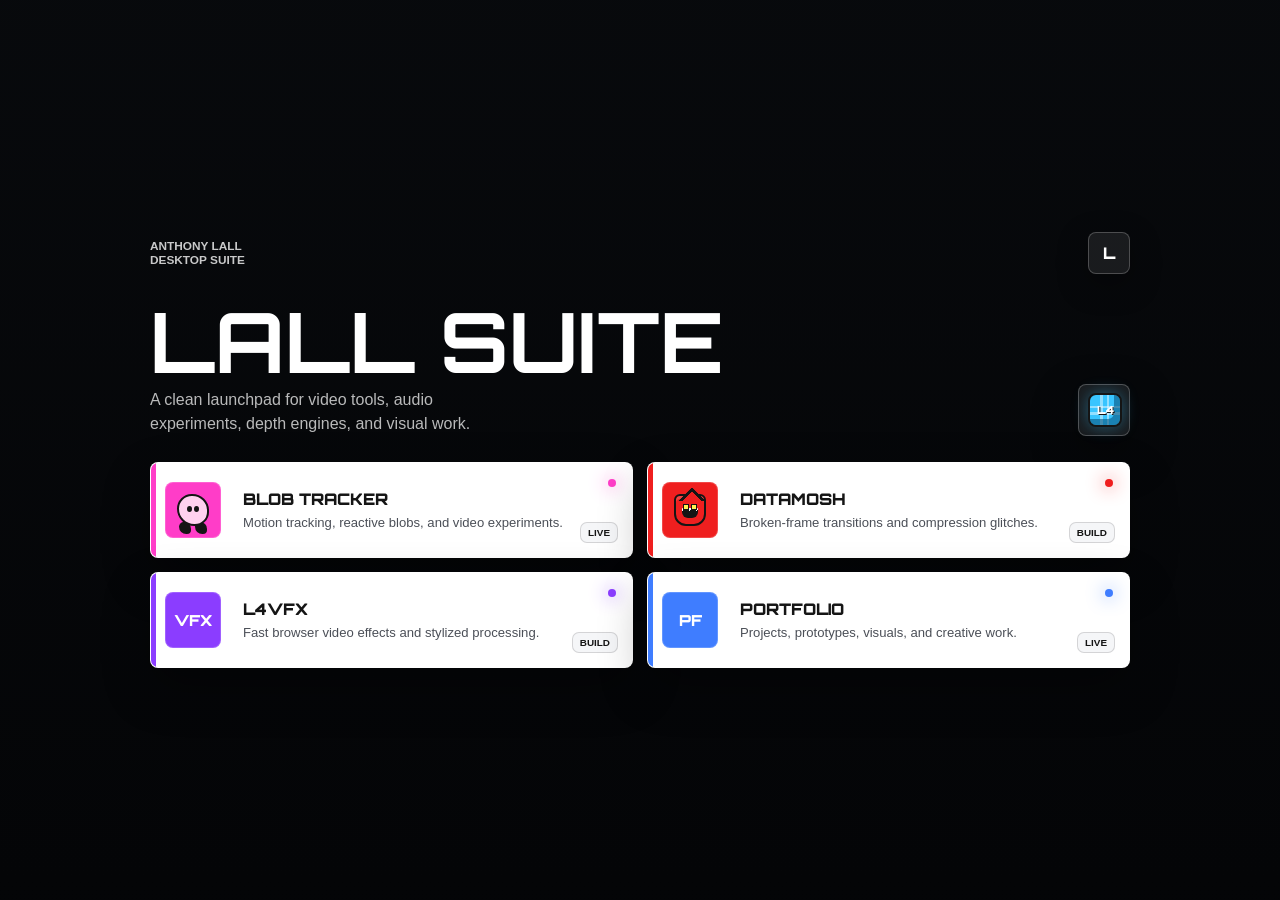
<file: 2dlanding.html>
<!DOCTYPE html>
<html lang="en">
<head>
  <meta charset="UTF-8">
  <meta name="viewport" content="width=device-width, initial-scale=1.0">
  <title>LALL SUITE - 2D Landing</title>
  <link rel="preconnect" href="https://fonts.googleapis.com">
  <link rel="preconnect" href="https://fonts.gstatic.com" crossorigin>
  <link href="https://fonts.googleapis.com/css2?family=Orbitron:wght@500;700;900&display=swap" rel="stylesheet">
  <link rel="stylesheet" href="./2dlanding.css">
  <style>
    * {
      box-sizing: border-box;
    }

    html,
    body {
      margin: 0;
      min-height: 100%;
      background: #080a0d;
      color: #ffffff;
      font-family: "Orbitron", sans-serif;
      overflow: hidden;
    }
  </style>
</head>
<body>
  <main class="desktop-landing" id="desktop-landing" aria-label="Lall Suite desktop project links">
    <div class="desktop-landing__shell">
      <div class="desktop-landing__topline desktop-landing__drop" style="--fall-order: 1; --fall-x: -8vw; --fall-spin: -12deg;">
        <div>
          <p class="desktop-landing__eyebrow">Anthony Lall</p>
          <p class="desktop-landing__eyebrow">Desktop suite</p>
        </div>
        <div class="desktop-landing__mark" aria-hidden="true">L</div>
      </div>

      <div class="desktop-landing__hero">
        <div>
          <h1 class="desktop-landing__title desktop-landing__drop" style="--fall-order: 2; --fall-x: -12vw; --fall-spin: -9deg;">Lall Suite</h1>
          <p class="desktop-landing__copy desktop-landing__drop" style="--fall-order: 3; --fall-x: 6vw; --fall-spin: 7deg;">A clean launchpad for video tools, audio experiments, depth engines, and visual work.</p>
        </div>
        <button class="desktop-landing__world desktop-landing__drop" id="my-world-button" type="button" aria-label="my world" title="my world" style="--fall-order: 4; --fall-x: 12vw; --fall-spin: 14deg;">
          <span class="desktop-landing__world-globe" aria-hidden="true">
            <span class="desktop-landing__world-code">L4</span>
          </span>
          <span class="desktop-landing__world-label">my world</span>
        </button>
      </div>

      <div class="desktop-landing__list" aria-label="Project links">
        <a class="desktop-pedal desktop-landing__drop" style="--pedal-color: #ff3dc8; --order: 1; --fall-order: 5; --fall-x: -18vw; --fall-spin: -16deg;" href="https://anthonyasc5.github.io/blobbertrack/">
          <span class="desktop-pedal__face" aria-hidden="true">
            <span class="desktop-pedal__creature desktop-pedal__creature--blob"></span>
          </span>
          <span>
            <span class="desktop-pedal__name">Blob Tracker</span>
            <span class="desktop-pedal__desc">Motion tracking, reactive blobs, and video experiments.</span>
          </span>
          <span class="desktop-pedal__status">Live</span>
        </a>

        <a class="desktop-pedal desktop-landing__drop" style="--pedal-color: #ef1f1f; --order: 2; --fall-order: 6; --fall-x: 16vw; --fall-spin: 18deg;" href="https://anthonyasc5.github.io/datamoshme/">
          <span class="desktop-pedal__face" aria-hidden="true">
            <span class="desktop-pedal__creature desktop-pedal__creature--demon">
              <span class="desktop-pedal__creature-eye"></span>
              <span class="desktop-pedal__creature-eye"></span>
            </span>
          </span>
          <span>
            <span class="desktop-pedal__name">Datamosh</span>
            <span class="desktop-pedal__desc">Broken-frame transitions and compression glitches.</span>
          </span>
          <span class="desktop-pedal__status">Build</span>
        </a>

        <a class="desktop-pedal desktop-landing__drop" style="--pedal-color: #8b3dff; --order: 3; --fall-order: 7; --fall-x: -10vw; --fall-spin: 12deg;" href="https://anthonyasc5.github.io/L4VFX/">
          <span class="desktop-pedal__face">VFX</span>
          <span>
            <span class="desktop-pedal__name">L4VFX</span>
            <span class="desktop-pedal__desc">Fast browser video effects and stylized processing.</span>
          </span>
          <span class="desktop-pedal__status">Build</span>
        </a>

        <a class="desktop-pedal desktop-landing__drop" style="--pedal-color: #3f7dff; --order: 4; --fall-order: 8; --fall-x: 18vw; --fall-spin: -14deg;" href="https://anthonyasc5.github.io/anthonys-project/">
          <span class="desktop-pedal__face">PF</span>
          <span>
            <span class="desktop-pedal__name">Portfolio</span>
            <span class="desktop-pedal__desc">Projects, prototypes, visuals, and creative work.</span>
          </span>
          <span class="desktop-pedal__status">Live</span>
        </a>
      </div>
    </div>
  </main>

  <div class="world-loader" id="world-loader" role="status" aria-live="polite" aria-hidden="true">
    <div class="world-loader__panel">
      <div class="world-loader__label">
        <span>Loading world</span>
        <span id="world-loader-percent">0%</span>
      </div>
      <div class="world-loader__track" aria-hidden="true">
        <div class="world-loader__bar" id="world-loader-bar"></div>
      </div>
    </div>
  </div>

  <script>
    (() => {
      const landing = document.querySelector("#desktop-landing");
      const worldButton = document.querySelector("#my-world-button");
      const loader = document.querySelector("#world-loader");
      const loaderPercent = document.querySelector("#world-loader-percent");
      const loaderBar = document.querySelector("#world-loader-bar");

      function runLoader(complete) {
        const duration = 3000;
        const start = performance.now();

        loader.classList.add("is-visible");
        loader.setAttribute("aria-hidden", "false");
        loaderPercent.textContent = "0%";
        loaderBar.style.width = "0%";

        function tick(now) {
          const progress = Math.min((now - start) / duration, 1);
          const percent = Math.floor(progress * 100);

          loaderPercent.textContent = `${percent}%`;
          loaderBar.style.width = `${percent}%`;

          if (progress < 1) {
            requestAnimationFrame(tick);
            return;
          }

          complete();
        }

        requestAnimationFrame(tick);
      }

      worldButton.addEventListener("click", () => {
        landing.classList.add("is-falling");
        window.setTimeout(() => {
          runLoader(() => {
            window.location.href = "./index.html?world=1";
          });
        }, 1050);
      });
    })();
  </script>
</body>
</html>
</file>
<file: 2dlanding.css>
.desktop-landing,
  .world-loader,
  .world-return {
    display: none;
  }

@media (min-width: 721px) {
  body:not(.world-open) .hero,
  body:not(.world-open) #scene-root,
  body:not(.world-open) .hud,
  body:not(.world-open) .people-toggle,
  body:not(.world-open) .footer-note {
    opacity: 0;
    pointer-events: none;
  }

  body:not(.world-open) .world-return {
    display: none;
  }

  body.world-open .hero,
  body.world-open #scene-root,
  body.world-open .hud,
  body.world-open .people-toggle,
  body.world-open .footer-note {
    opacity: 1;
  }

  body.world-open .world-return {
    display: inline-flex;
  }

  .desktop-landing {
    position: fixed;
    inset: 0;
    z-index: 20;
    display: grid;
    place-items: center;
    padding: 42px;
    background:
      linear-gradient(180deg, rgba(8, 10, 13, 0.94) 0%, rgba(4, 5, 7, 0.98) 100%),
      url("https://images.unsplash.com/photo-1516280440614-37939bbacd81?auto=format&fit=crop&w=1800&q=72") center/cover;
    color: #ffffff;
    overflow: hidden;
    animation: landingFade 0.58s ease both;
  }

  body.world-open .desktop-landing {
    display: none;
  }

  .desktop-landing__shell {
    width: min(980px, 100%);
  }

  .desktop-landing__topline {
    display: flex;
    align-items: center;
    justify-content: space-between;
    gap: 18px;
    margin-bottom: 30px;
    animation: landingFade 0.58s 0.08s ease both;
  }

  .desktop-landing__eyebrow {
    margin: 0;
    color: rgba(255, 255, 255, 0.78);
    font-family: Arial, Helvetica, sans-serif;
    font-size: 0.74rem;
    font-weight: 700;
    letter-spacing: 0;
    text-transform: uppercase;
  }

  .desktop-landing__mark {
    width: 42px;
    height: 42px;
    border: 1px solid rgba(255, 255, 255, 0.22);
    border-radius: 8px;
    display: grid;
    place-items: center;
    background: rgba(255, 255, 255, 0.08);
    color: #ffffff;
    box-shadow: 0 10px 30px rgba(0, 0, 0, 0.34);
    font-family: "Orbitron", sans-serif;
    font-weight: 900;
    letter-spacing: 0;
  }

  .desktop-landing__hero {
    display: flex;
    align-items: end;
    justify-content: space-between;
    gap: 34px;
    margin-bottom: 26px;
  }

  .desktop-landing__title {
    margin: 0 0 10px;
    color: #ffffff;
    font-family: "Orbitron", sans-serif;
    font-size: 5.2rem;
    line-height: 0.9;
    letter-spacing: 0;
    text-transform: uppercase;
    animation: landingFade 0.58s 0.16s ease both;
  }

  .desktop-landing__copy {
    margin: 0;
    max-width: 38ch;
    color: rgba(255, 255, 255, 0.72);
    font-family: Arial, Helvetica, sans-serif;
    font-size: 1rem;
    line-height: 1.5;
    animation: landingFade 0.58s 0.24s ease both;
  }

  .desktop-landing__world {
    flex: 0 0 auto;
    position: relative;
    width: 52px;
    height: 52px;
    padding: 0;
    border: 1px solid rgba(255, 255, 255, 0.24);
    border-radius: 8px;
    background: rgba(255, 255, 255, 0.08);
    color: #ffffff;
    font-family: "Orbitron", sans-serif;
    font-size: 0.7rem;
    font-weight: 900;
    letter-spacing: 0;
    text-transform: none;
    cursor: pointer;
    opacity: 0.58;
    box-shadow: 0 18px 46px rgba(0, 0, 0, 0.34);
    animation: landingFade 0.58s 0.3s ease both;
    transition: opacity 0.18s ease, transform 0.18s ease, box-shadow 0.18s ease;
  }

  .desktop-landing__world:hover,
  .desktop-landing__world:focus-visible {
    opacity: 1;
  }

  .desktop-landing__world-globe {
    position: absolute;
    left: 9px;
    top: 8px;
    width: 34px;
    height: 34px;
    border: 2px solid #151515;
    border-radius: 8px;
    background:
      linear-gradient(90deg, transparent 0 35%, rgba(255, 255, 255, 0.45) 35% 43%, transparent 43% 57%, rgba(255, 255, 255, 0.45) 57% 65%, transparent 65% 100%),
      linear-gradient(0deg, transparent 0 35%, rgba(255, 255, 255, 0.45) 35% 43%, transparent 43% 57%, rgba(255, 255, 255, 0.45) 57% 65%, transparent 65% 100%),
      #39c5ff;
    box-shadow:
      inset -6px -6px 0 rgba(0, 76, 116, 0.55),
      0 0 16px rgba(57, 197, 255, 0.38);
  }

  .desktop-landing__world-code {
    position: absolute;
    inset: 0;
    display: grid;
    place-items: center;
    color: #ffffff;
    text-shadow: 1px 1px 0 #151515;
  }

  .desktop-landing__world-label {
    position: absolute;
    width: 1px;
    height: 1px;
    overflow: hidden;
    clip: rect(0, 0, 0, 0);
    white-space: nowrap;
  }

  .desktop-landing__world:active {
    transform: scale(0.98);
    box-shadow: 0 10px 28px rgba(0, 0, 0, 0.28);
  }

  .desktop-landing__list {
    display: grid;
    grid-template-columns: repeat(2, minmax(0, 1fr));
    gap: 14px;
  }

  .desktop-pedal {
    --pedal-color: #111111;
    position: relative;
    display: grid;
    grid-template-columns: 64px 1fr auto;
    align-items: center;
    gap: 14px;
    min-height: 96px;
    padding: 14px;
    border: 1px solid rgba(255, 255, 255, 0.14);
    border-radius: 8px;
    background: #ffffff;
    color: #151515;
    text-decoration: none;
    box-shadow: 0 20px 48px rgba(0, 0, 0, 0.32);
    overflow: hidden;
    isolation: isolate;
    animation: landingFade 0.58s ease both;
    animation-delay: calc(var(--order) * 0.075s + 0.34s);
  }

  .desktop-pedal::before {
    content: "";
    position: absolute;
    inset: 0 auto 0 0;
    width: 5px;
    background: var(--pedal-color);
  }

  .desktop-pedal::after {
    content: "";
    position: absolute;
    top: 16px;
    right: 16px;
    width: 8px;
    height: 8px;
    border-radius: 50%;
    background: var(--pedal-color);
    box-shadow: 0 0 18px var(--pedal-color);
  }

  .desktop-pedal__face {
    position: relative;
    width: 56px;
    aspect-ratio: 1;
    border: 1px solid rgba(255, 255, 255, 0.18);
    border-radius: 8px;
    display: grid;
    place-items: center;
    background: var(--pedal-color);
    color: var(--pedal-ink, #ffffff);
    font-family: "Orbitron", sans-serif;
    font-size: 0.95rem;
    font-weight: 900;
    letter-spacing: 0;
    text-transform: uppercase;
  }

  .desktop-pedal__creature {
    display: block;
    position: relative;
    width: 32px;
    height: 32px;
  }

  .desktop-pedal__creature--blob {
    border-radius: 47% 53% 45% 55%;
    background: #ffd1ef;
    border: 2px solid #151515;
    box-shadow:
      -8px 18px 0 -10px #151515,
      8px 18px 0 -10px #151515;
  }

  .desktop-pedal__creature--blob::before,
  .desktop-pedal__creature--blob::after {
    content: "";
    position: absolute;
    top: 10px;
    width: 5px;
    height: 6px;
    border-radius: 50%;
    background: #151515;
  }

  .desktop-pedal__creature--blob::before {
    left: 8px;
  }

  .desktop-pedal__creature--blob::after {
    right: 8px;
  }

  .desktop-pedal__creature--demon {
    background: #ef1f1f;
    border: 2px solid #151515;
    border-radius: 6px 6px 12px 12px;
    box-shadow: inset 0 3px 0 rgba(255, 255, 255, 0.16);
  }

  .desktop-pedal__creature--demon::before {
    content: "";
    position: absolute;
    left: 6px;
    right: 6px;
    bottom: 6px;
    height: 10px;
    background:
      linear-gradient(135deg, #ffffff 0 24%, transparent 25% 100%) left top/7px 6px repeat-x,
      #151515;
    border-radius: 1px 1px 6px 6px;
  }

  .desktop-pedal__creature--demon::after {
    content: "";
    position: absolute;
    top: -8px;
    left: 2px;
    width: 28px;
    height: 13px;
    background:
      linear-gradient(135deg, transparent 0 48%, #151515 50% 65%, #ef1f1f 66% 100%) left top/14px 13px no-repeat,
      linear-gradient(225deg, transparent 0 48%, #151515 50% 65%, #ef1f1f 66% 100%) right top/14px 13px no-repeat;
  }

  .desktop-pedal__creature-eye {
    position: absolute;
    top: 8px;
    width: 6px;
    height: 6px;
    background: #fff04f;
    border: 1px solid #151515;
  }

  .desktop-pedal__creature-eye:first-child {
    left: 7px;
  }

  .desktop-pedal__creature-eye:last-child {
    right: 7px;
  }

  .desktop-pedal__name {
    display: block;
    margin-bottom: 5px;
    color: #151515;
    font-family: "Orbitron", sans-serif;
    font-size: 1rem;
    font-weight: 900;
    letter-spacing: 0;
    text-transform: uppercase;
  }

  .desktop-pedal__desc {
    display: block;
    color: #4b4f57;
    font-family: Arial, Helvetica, sans-serif;
    font-size: 0.82rem;
    line-height: 1.32;
  }

  .desktop-pedal__status {
    align-self: end;
    padding: 5px 7px;
    border: 1px solid rgba(8, 10, 13, 0.14);
    border-radius: 7px;
    background: #f5f6f8;
    color: #151515;
    font-family: Arial, Helvetica, sans-serif;
    font-size: 0.62rem;
    font-weight: 800;
    line-height: 1;
    text-transform: uppercase;
    white-space: nowrap;
  }

  .desktop-landing.is-falling {
    pointer-events: none;
  }

  .desktop-landing.is-falling .desktop-landing__drop {
    animation: landingGravity 0.95s cubic-bezier(0.55, 0, 1, 0.35) forwards;
    animation-delay: calc(var(--fall-order) * 0.055s);
  }

  .world-loader {
    position: fixed;
    inset: 0;
    z-index: 30;
    display: none;
    place-items: center;
    background:
      radial-gradient(circle at center, rgba(255, 255, 255, 0.1), transparent 34%),
      rgba(4, 5, 7, 0.94);
    color: #ffffff;
  }

  .world-loader.is-visible {
    display: grid;
  }

  .world-loader__panel {
    width: min(420px, calc(100% - 48px));
  }

  .world-loader__label {
    display: flex;
    align-items: center;
    justify-content: space-between;
    gap: 18px;
    margin-bottom: 12px;
    font-family: "Orbitron", sans-serif;
    font-size: 0.8rem;
    font-weight: 900;
    letter-spacing: 0;
    text-transform: uppercase;
  }

  .world-loader__track {
    height: 12px;
    border: 1px solid rgba(255, 255, 255, 0.24);
    border-radius: 8px;
    background: rgba(255, 255, 255, 0.08);
    overflow: hidden;
  }

  .world-loader__bar {
    width: 0%;
    height: 100%;
    border-radius: 8px;
    background: linear-gradient(90deg, #ff3dc8, #8b3dff, #39c5ff);
    box-shadow: 0 0 18px rgba(139, 61, 255, 0.5);
  }

  .world-return {
    position: fixed;
    top: 24px;
    left: 24px;
    z-index: 12;
    align-items: center;
    justify-content: center;
    min-height: 40px;
    padding: 0 14px;
    border: 1px solid rgba(255, 255, 255, 0.18);
    border-radius: 8px;
    background: rgba(8, 10, 13, 0.72);
    color: #ffffff;
    font-family: Arial, Helvetica, sans-serif;
    font-size: 0.78rem;
    font-weight: 700;
    cursor: pointer;
    backdrop-filter: blur(10px);
  }

  @keyframes landingFade {
    from {
      opacity: 0;
    }

    to {
      opacity: 1;
    }
  }

  @keyframes landingGravity {
    0% {
      opacity: 1;
      transform: translate3d(0, 0, 0) rotate(0deg);
    }

    28% {
      opacity: 1;
      transform: translate3d(var(--fall-x, 0), -18px, 0) rotate(calc(var(--fall-spin, 8deg) * 0.35));
    }

    100% {
      opacity: 0;
      transform: translate3d(var(--fall-x, 0), 120vh, 0) rotate(var(--fall-spin, 12deg));
    }
  }

  @media (max-width: 900px) {
    .desktop-landing {
      padding: 30px;
    }

    .desktop-landing__hero {
      align-items: start;
      flex-direction: column;
      gap: 22px;
    }

    .desktop-landing__title {
      font-size: 4rem;
    }

    .desktop-landing__list {
      grid-template-columns: 1fr;
    }
  }

  @media (prefers-reduced-motion: reduce) {
    .desktop-landing,
    .desktop-landing__topline,
    .desktop-landing__title,
    .desktop-landing__copy,
    .desktop-landing__world,
    .desktop-pedal,
    .desktop-landing.is-falling .desktop-landing__drop {
      animation: none;
    }
  }
}

@media (max-width: 720px) {
  .desktop-landing {
    display: none;
  }
}
</file>
